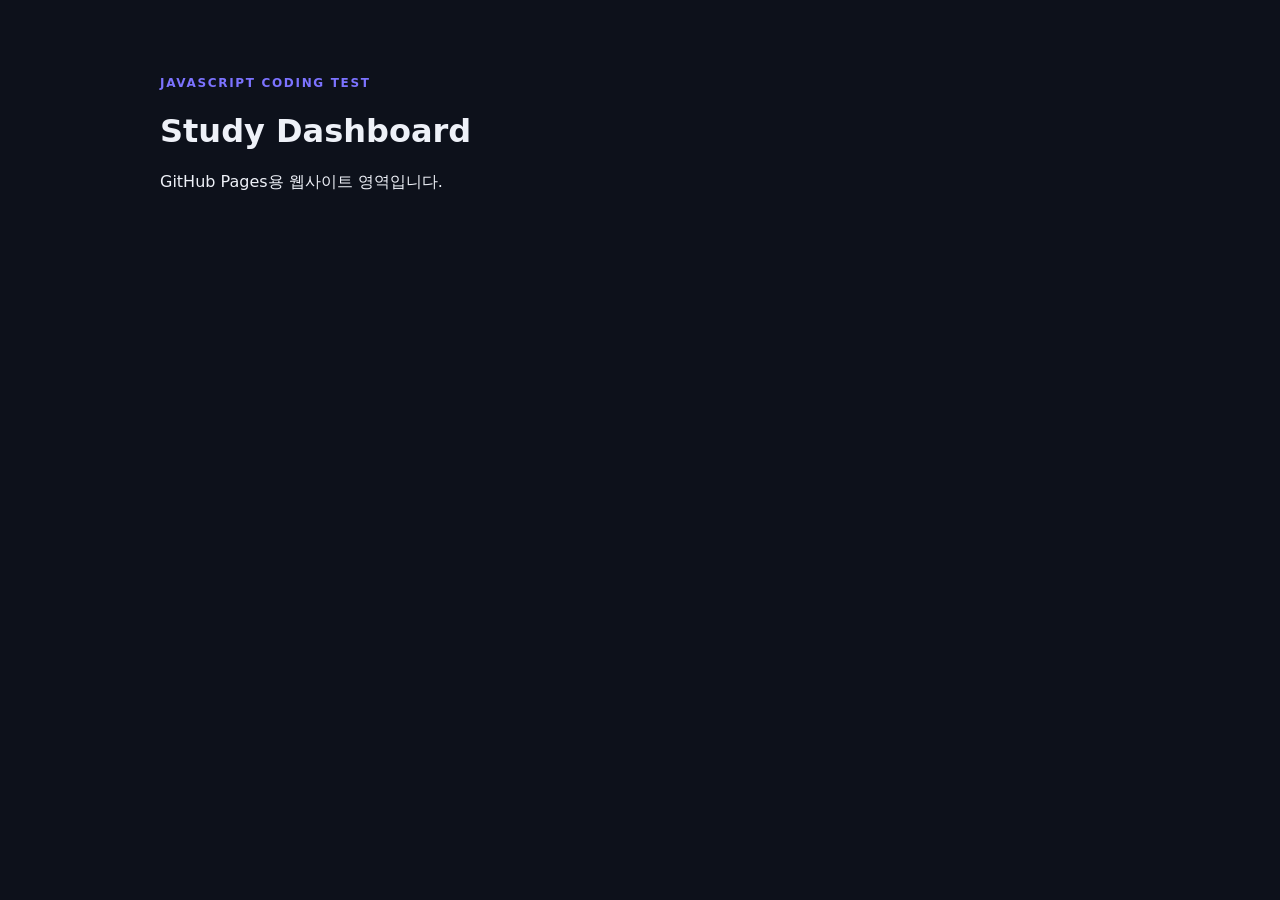
<file: docs/index.html>
<!doctype html>
<html lang="ko">
<head>
  <meta charset="utf-8">
  <meta name="viewport" content="width=device-width, initial-scale=1">
  <title>JavaScript Coding Test Study</title>
  <link rel="stylesheet" href="./css/style.css">
</head>
<body>
  <main class="container">
    <span class="eyebrow">JAVASCRIPT CODING TEST</span>
    <h1>Study Dashboard</h1>
    <p>GitHub Pages용 웹사이트 영역입니다.</p>
  </main>
  <script src="./js/main.js"></script>
</body>
</html>
</file>
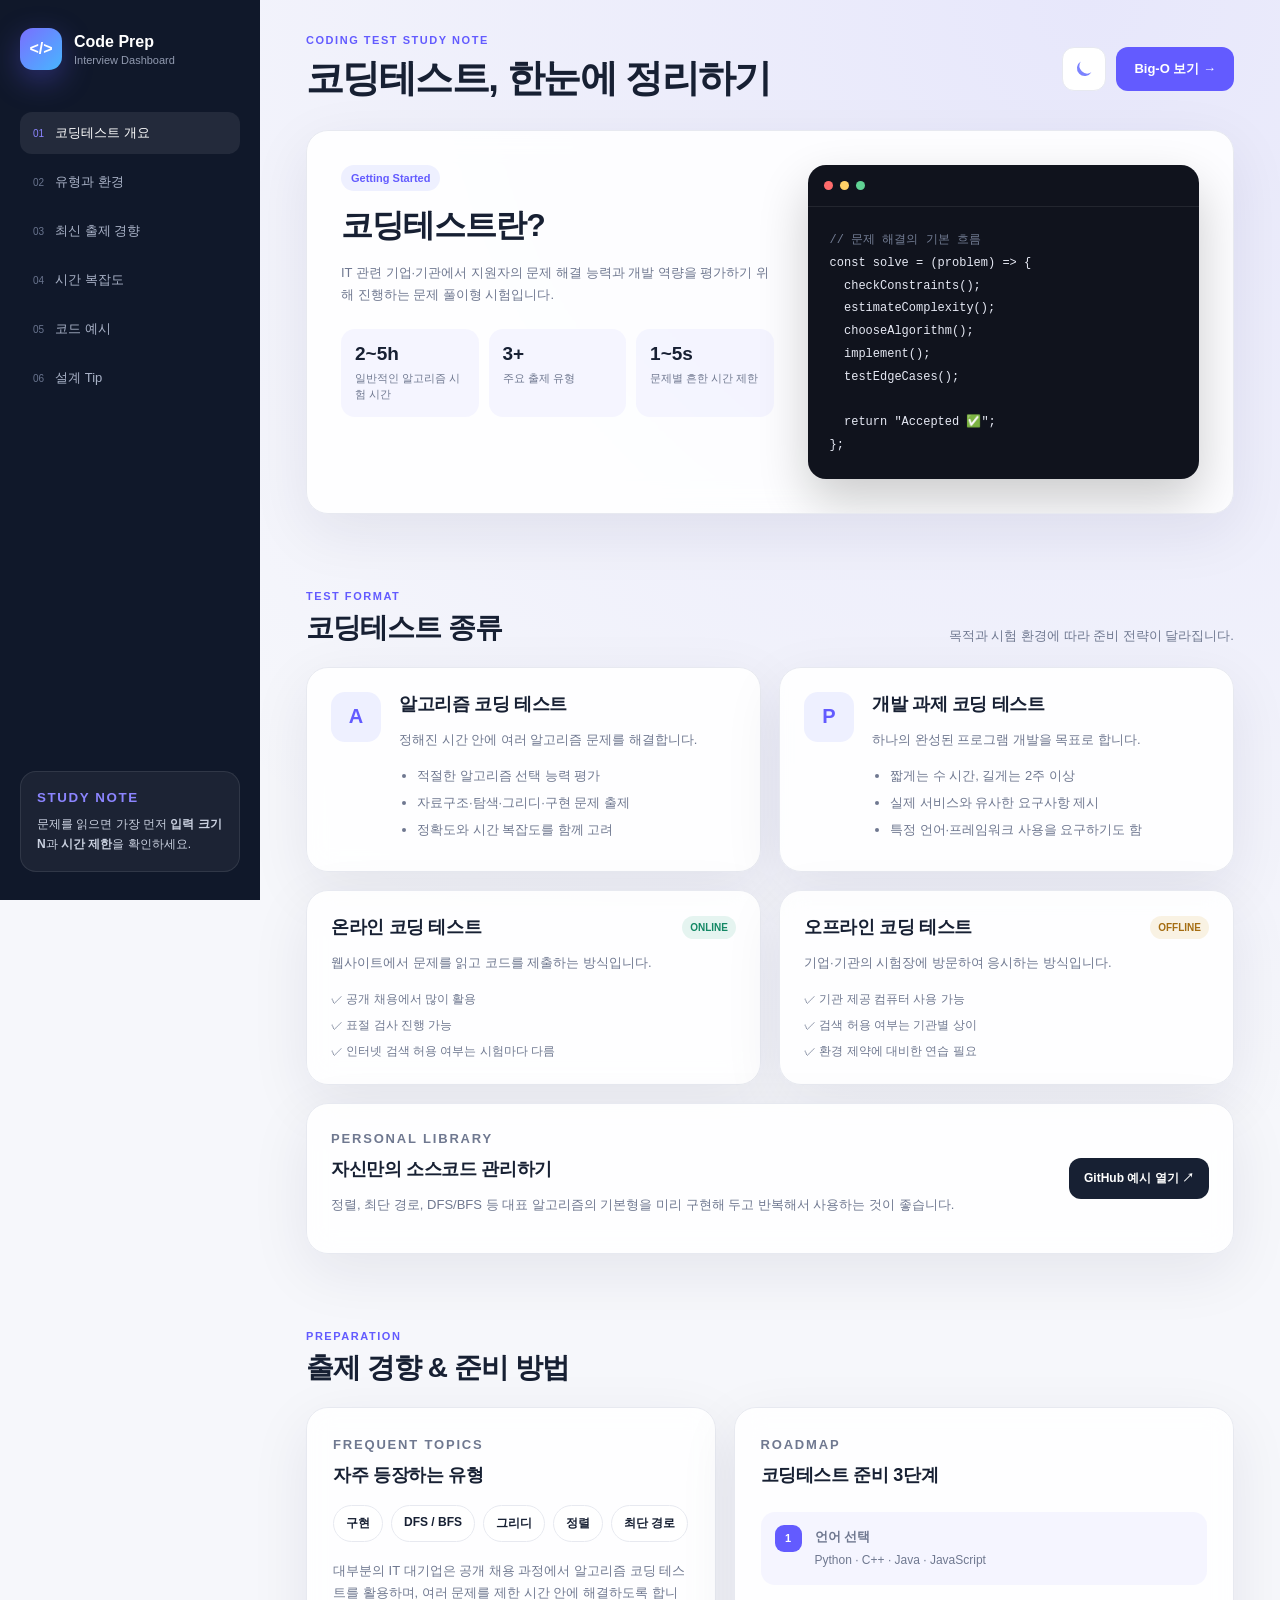
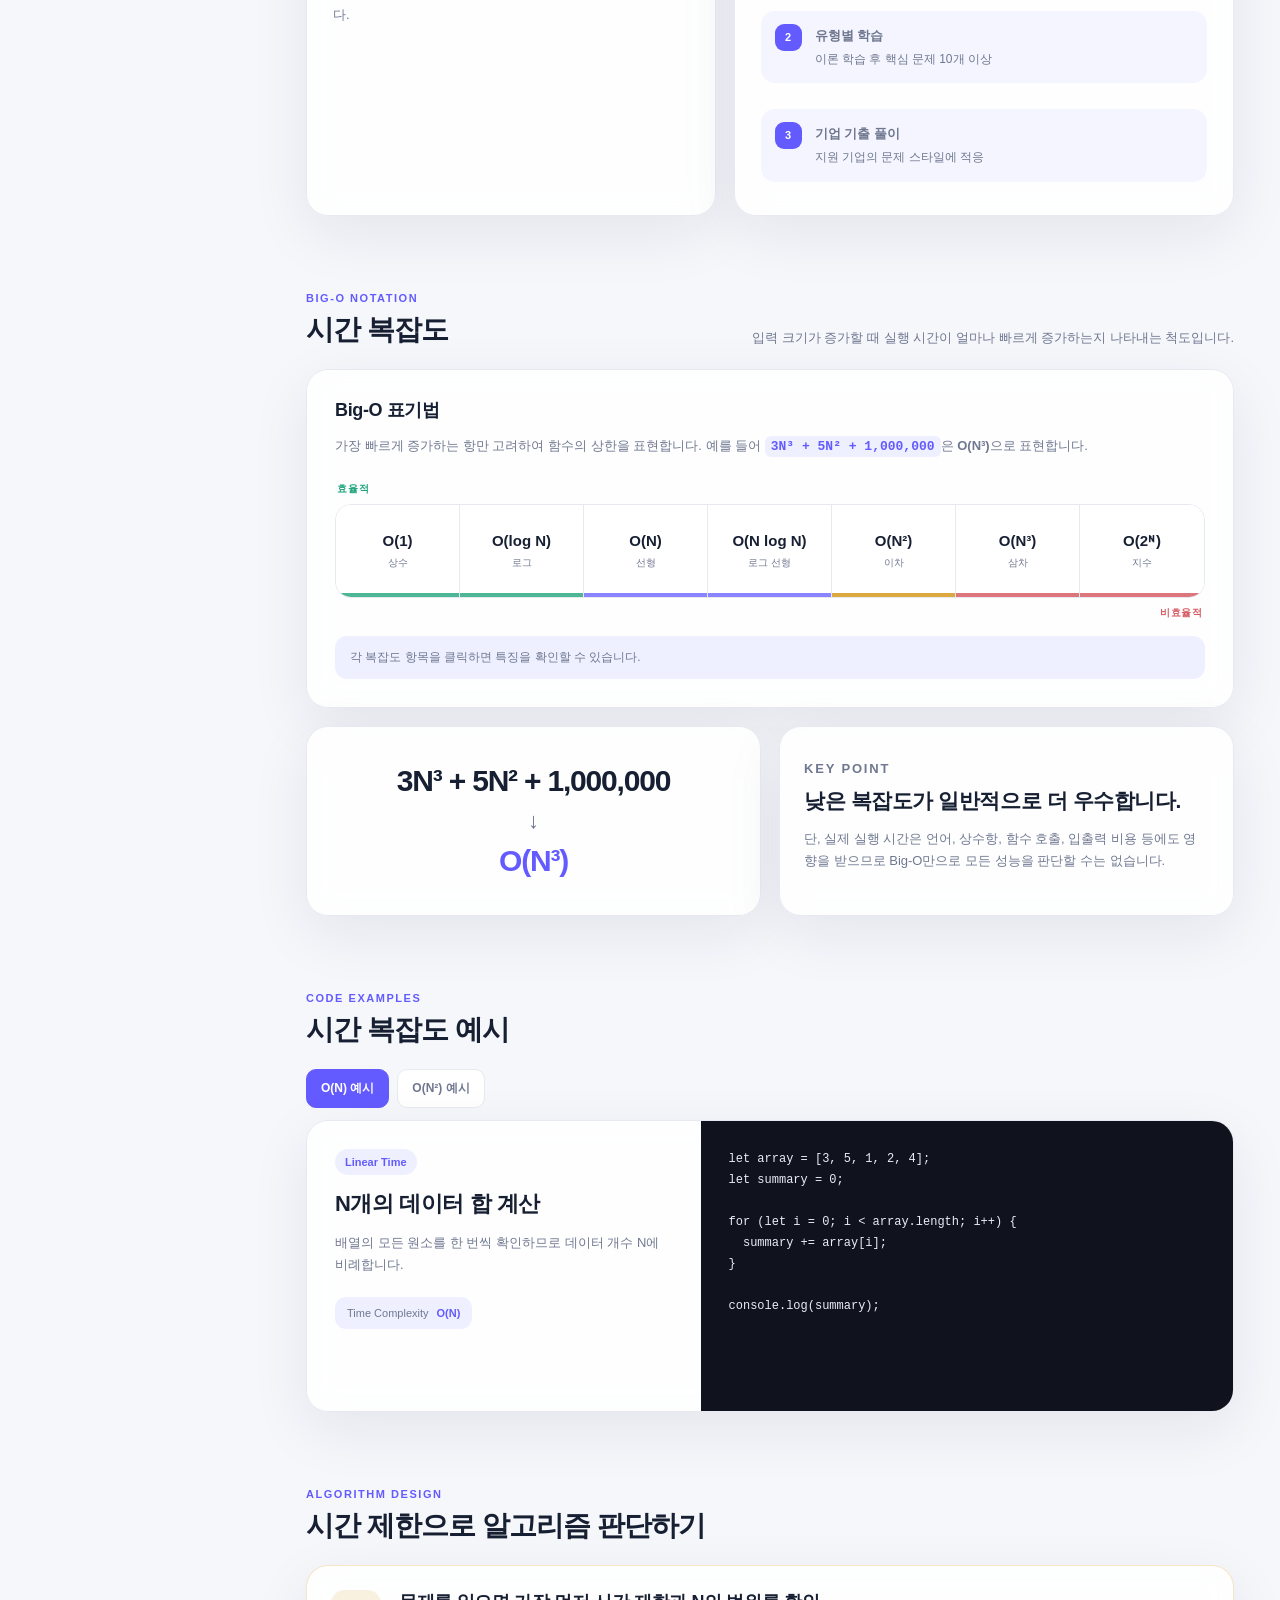
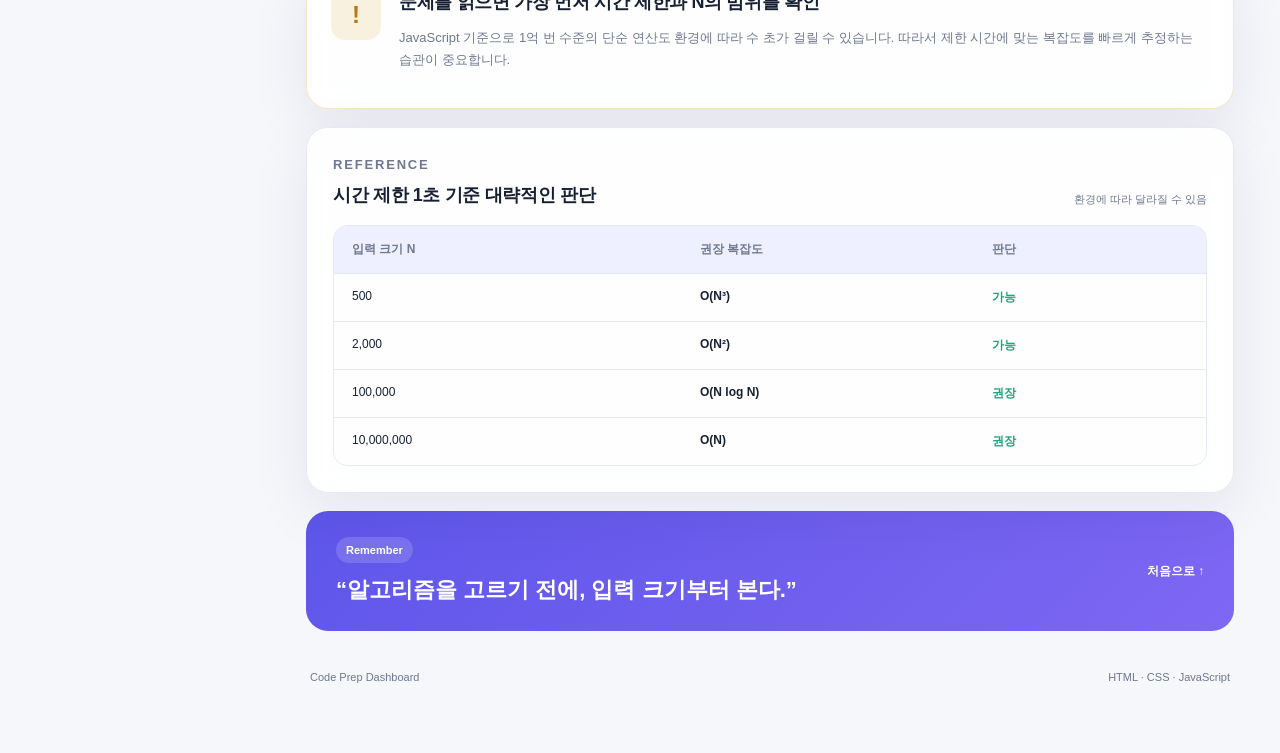
<file: 01_fundamentals/ch01-JavaScript-basics/01-coding-test-overview/study/index.html>
<!DOCTYPE html>
<html lang="ko">
<head>
  <meta name="description" content="알고리즘 코딩테스트부터 시간 복잡도, Big-O, 코드 예시와 실전 팁까지 한눈에 정리한 학습 대시보드">
  <meta charset="UTF-8" />
  <meta name="viewport" content="width=device-width, initial-scale=1.0" />

  <!-- Favicon / App Icon -->
  <link rel="icon" type="image/png" sizes="64x64" href="./assets/favicon.png" />
  <link rel="apple-touch-icon" sizes="180x180" href="./assets/apple-touch-icon.png" />

  <!-- Social Share / KakaoTalk Open Graph -->
  <meta property="og:type" content="website" />
  <meta property="og:site_name" content="Code Prep" />
  <meta property="og:title" content="코딩테스트, 한눈에 정리하기" />
  <meta property="og:description" content="알고리즘 코딩테스트부터 시간 복잡도, Big-O, 코드 예시와 실전 팁까지 한눈에 정리한 학습 대시보드" />
  <meta property="og:image" content="https://woooooohh1.github.io/codingTest/01_fundamentals/ch01-JavaScript-basics/01-coding-test-overview/study/assets/og-image.png" />
  <meta property="og:image:width" content="1200" />
  <meta property="og:image:height" content="630" />
  <meta property="og:url" content="https://woooooohh1.github.io/codingTest/01_fundamentals/ch01-JavaScript-basics/01-coding-test-overview/study/index.html" />

  <!-- Optional: Twitter / other messengers -->
  <meta name="twitter:card" content="summary_large_image" />
  <meta name="twitter:title" content="코딩테스트, 한눈에 정리하기" />
  <meta name="twitter:description" content="알고리즘 · 시간 복잡도 · 코드 예시 · 실전 팁" />
  <meta name="twitter:image" content="https://woooooohh1.github.io/codingTest/01_fundamentals/ch01-JavaScript-basics/01-coding-test-overview/study/assets/og-image.png" />

  <title>코딩테스트 학습 대시보드</title>
  <link rel="stylesheet" href="./style.css" />
</head>
<body class="dark">
  <div class="app-shell">
    <aside class="sidebar">
      <div class="brand">
        <div class="brand-mark">&lt;/&gt;</div>
        <div>
          <strong>Code Prep</strong>
          <span>Interview Dashboard</span>
        </div>
      </div>

      <nav class="nav">
        <a href="#overview" class="nav-link active"><span>01</span> 코딩테스트 개요</a>
        <a href="#types" class="nav-link"><span>02</span> 유형과 환경</a>
        <a href="#trend" class="nav-link"><span>03</span> 최신 출제 경향</a>
        <a href="#complexity" class="nav-link"><span>04</span> 시간 복잡도</a>
        <a href="#examples" class="nav-link"><span>05</span> 코드 예시</a>
        <a href="#tips" class="nav-link"><span>06</span> 설계 Tip</a>
      </nav>

      <div class="sidebar-note">
        <small>STUDY NOTE</small>
        <p>문제를 읽으면 가장 먼저 <b>입력 크기 N</b>과 <b>시간 제한</b>을 확인하세요.</p>
      </div>
    </aside>

    <main class="main">
      <header class="topbar">
        <div>
          <p class="eyebrow">CODING TEST STUDY NOTE</p>
          <h1>코딩테스트, 한눈에 정리하기</h1>
        </div>
        <div class="topbar-actions">
          <button id="themeBtn" class="icon-btn theme-toggle" type="button" aria-label="라이트 모드로 전환" aria-pressed="true" title="테마 변경">
            <span class="theme-icon theme-icon-sun" aria-hidden="true">
              <svg viewBox="0 0 24 24" role="img" focusable="false">
                <circle cx="12" cy="12" r="3.75"></circle>
                <path d="M12 2.25v2.1M12 19.65v2.1M21.75 12h-2.1M4.35 12h-2.1M18.9 5.1l-1.5 1.5M6.6 17.4l-1.5 1.5M18.9 18.9l-1.5-1.5M6.6 6.6 5.1 5.1"></path>
              </svg>
            </span>
            <span class="theme-icon theme-icon-moon" aria-hidden="true">
              <svg viewBox="0 0 24 24" role="img" focusable="false">
                <path d="M20.1 15.55A8.45 8.45 0 0 1 8.45 3.9a8.5 8.5 0 1 0 11.65 11.65Z"></path>
              </svg>
            </span>
          </button>
          <a class="primary-btn" href="#complexity">Big-O 보기 →</a>
        </div>
      </header>

      <section id="overview" class="hero card">
        <div class="hero-copy">
          <span class="badge">Getting Started</span>
          <h2>코딩테스트란?</h2>
          <p>
            IT 관련 기업·기관에서 지원자의 문제 해결 능력과 개발 역량을 평가하기 위해
            진행하는 문제 풀이형 시험입니다.
          </p>
          <div class="hero-metrics">
            <div><strong>2~5h</strong><span>일반적인 알고리즘 시험 시간</span></div>
            <div><strong>3+</strong><span>주요 출제 유형</span></div>
            <div><strong>1~5s</strong><span>문제별 흔한 시간 제한</span></div>
          </div>
        </div>
        <div class="terminal">
          <div class="terminal-head">
            <span></span><span></span><span></span>
          </div>
          <pre><code><span class="muted">// 문제 해결의 기본 흐름</span>
const solve = (problem) => {
  checkConstraints();
  estimateComplexity();
  chooseAlgorithm();
  implement();
  testEdgeCases();

  return "Accepted ✅";
};</code></pre>
        </div>
      </section>

      <section id="types" class="section">
        <div class="section-heading">
          <div>
            <p class="eyebrow">TEST FORMAT</p>
            <h2>코딩테스트 종류</h2>
          </div>
          <p>목적과 시험 환경에 따라 준비 전략이 달라집니다.</p>
        </div>

        <div class="grid two">
          <article class="card type-card">
            <div class="icon-box">A</div>
            <div>
              <h3>알고리즘 코딩 테스트</h3>
              <p>정해진 시간 안에 여러 알고리즘 문제를 해결합니다.</p>
              <ul>
                <li>적절한 알고리즘 선택 능력 평가</li>
                <li>자료구조·탐색·그리디·구현 문제 출제</li>
                <li>정확도와 시간 복잡도를 함께 고려</li>
              </ul>
            </div>
          </article>

          <article class="card type-card">
            <div class="icon-box">P</div>
            <div>
              <h3>개발 과제 코딩 테스트</h3>
              <p>하나의 완성된 프로그램 개발을 목표로 합니다.</p>
              <ul>
                <li>짧게는 수 시간, 길게는 2주 이상</li>
                <li>실제 서비스와 유사한 요구사항 제시</li>
                <li>특정 언어·프레임워크 사용을 요구하기도 함</li>
              </ul>
            </div>
          </article>
        </div>

        <div class="grid two">
          <article class="card">
            <div class="card-topline">
              <h3>온라인 코딩 테스트</h3>
              <span class="status online">ONLINE</span>
            </div>
            <p>웹사이트에서 문제를 읽고 코드를 제출하는 방식입니다.</p>
            <div class="check-list">
              <span>✓ 공개 채용에서 많이 활용</span>
              <span>✓ 표절 검사 진행 가능</span>
              <span>✓ 인터넷 검색 허용 여부는 시험마다 다름</span>
            </div>
          </article>

          <article class="card">
            <div class="card-topline">
              <h3>오프라인 코딩 테스트</h3>
              <span class="status offline">OFFLINE</span>
            </div>
            <p>기업·기관의 시험장에 방문하여 응시하는 방식입니다.</p>
            <div class="check-list">
              <span>✓ 기관 제공 컴퓨터 사용 가능</span>
              <span>✓ 검색 허용 여부는 기관별 상이</span>
              <span>✓ 환경 제약에 대비한 연습 필요</span>
            </div>
          </article>
        </div>

        <article class="card source-card">
          <div>
            <p class="eyebrow">PERSONAL LIBRARY</p>
            <h3>자신만의 소스코드 관리하기</h3>
            <p>
              정렬, 최단 경로, DFS/BFS 등 대표 알고리즘의 기본형을 미리 구현해 두고
              반복해서 사용하는 것이 좋습니다.
            </p>
          </div>
          <a href="https://github.com/ndb796/Python-Competitive-Programming-Team-Notes" target="_blank" rel="noreferrer">
            GitHub 예시 열기 ↗
          </a>
        </article>
      </section>

      <section id="trend" class="section">
        <div class="section-heading">
          <div>
            <p class="eyebrow">PREPARATION</p>
            <h2>출제 경향 & 준비 방법</h2>
          </div>
        </div>

        <div class="grid trend-grid">
          <article class="card highlight-card">
            <p class="eyebrow">FREQUENT TOPICS</p>
            <h3>자주 등장하는 유형</h3>
            <div class="chips">
              <span>구현</span>
              <span>DFS / BFS</span>
              <span>그리디</span>
              <span>정렬</span>
              <span>최단 경로</span>
            </div>
            <p class="subtle">
              대부분의 IT 대기업은 공개 채용 과정에서 알고리즘 코딩 테스트를 활용하며,
              여러 문제를 제한 시간 안에 해결하도록 합니다.
            </p>
          </article>

          <article class="card roadmap">
            <p class="eyebrow">ROADMAP</p>
            <h3>코딩테스트 준비 3단계</h3>
            <ol>
              <li><b>언어 선택</b><span>Python · C++ · Java · JavaScript</span></li>
              <li><b>유형별 학습</b><span>이론 학습 후 핵심 문제 10개 이상</span></li>
              <li><b>기업 기출 풀이</b><span>지원 기업의 문제 스타일에 적응</span></li>
            </ol>
          </article>
        </div>
      </section>

      <section id="complexity" class="section">
        <div class="section-heading">
          <div>
            <p class="eyebrow">BIG-O NOTATION</p>
            <h2>시간 복잡도</h2>
          </div>
          <p>입력 크기가 증가할 때 실행 시간이 얼마나 빠르게 증가하는지 나타내는 척도입니다.</p>
        </div>

        <article class="card bigo-card">
          <div class="bigo-intro">
            <h3>Big-O 표기법</h3>
            <p>
              가장 빠르게 증가하는 항만 고려하여 함수의 상한을 표현합니다.
              예를 들어 <code>3N³ + 5N² + 1,000,000</code>은 <b>O(N³)</b>으로 표현합니다.
            </p>
          </div>

          <div class="complexity-scale">
            <div class="scale-label good">효율적</div>
            <div class="scale-track">
              <button class="complexity-item best" data-note="입력 크기와 관계없이 일정한 시간이 걸립니다.">
                <strong>O(1)</strong><span>상수</span>
              </button>
              <button class="complexity-item best" data-note="입력이 커져도 증가 폭이 매우 작습니다. 이진 탐색이 대표적입니다.">
                <strong>O(log N)</strong><span>로그</span>
              </button>
              <button class="complexity-item good" data-note="입력 데이터를 한 번 순회하는 형태입니다.">
                <strong>O(N)</strong><span>선형</span>
              </button>
              <button class="complexity-item good" data-note="효율적인 정렬 알고리즘에서 자주 볼 수 있습니다.">
                <strong>O(N log N)</strong><span>로그 선형</span>
              </button>
              <button class="complexity-item warn" data-note="이중 반복문에서 흔히 나타나며 N이 커지면 부담이 큽니다.">
                <strong>O(N²)</strong><span>이차</span>
              </button>
              <button class="complexity-item bad" data-note="삼중 반복문 등에서 나타나며 큰 입력에서는 사용이 어렵습니다.">
                <strong>O(N³)</strong><span>삼차</span>
              </button>
              <button class="complexity-item bad" data-note="입력이 조금만 커져도 연산량이 폭발적으로 증가합니다.">
                <strong>O(2ᴺ)</strong><span>지수</span>
              </button>
            </div>
            <div class="scale-label bad-label">비효율적</div>
          </div>
          <div class="complexity-note" id="complexityNote">
            각 복잡도 항목을 클릭하면 특징을 확인할 수 있습니다.
          </div>
        </article>

        <div class="grid two">
          <article class="card formula-card">
            <span class="formula">3N³ + 5N² + 1,000,000</span>
            <div class="arrow">↓</div>
            <span class="formula result">O(N³)</span>
          </article>

          <article class="card keypoint-card">
            <p class="eyebrow">KEY POINT</p>
            <h3>낮은 복잡도가 일반적으로 더 우수합니다.</h3>
            <p>
              단, 실제 실행 시간은 언어, 상수항, 함수 호출, 입출력 비용 등에도 영향을 받으므로
              Big-O만으로 모든 성능을 판단할 수는 없습니다.
            </p>
          </article>
        </div>
      </section>

      <section id="examples" class="section">
        <div class="section-heading">
          <div>
            <p class="eyebrow">CODE EXAMPLES</p>
            <h2>시간 복잡도 예시</h2>
          </div>
        </div>

        <div class="tabs">
          <button class="tab active" data-tab="linear">O(N) 예시</button>
          <button class="tab" data-tab="square">O(N²) 예시</button>
        </div>

        <div class="tab-panel active" id="linear">
          <article class="card code-card">
            <div class="code-info">
              <span class="badge">Linear Time</span>
              <h3>N개의 데이터 합 계산</h3>
              <p>배열의 모든 원소를 한 번씩 확인하므로 데이터 개수 N에 비례합니다.</p>
              <div class="complexity-pill">Time Complexity <b>O(N)</b></div>
            </div>
            <pre><code>let array = [3, 5, 1, 2, 4];
let summary = 0;

for (let i = 0; i &lt; array.length; i++) {
  summary += array[i];
}

console.log(summary);</code></pre>
          </article>
        </div>

        <div class="tab-panel" id="square">
          <article class="card code-card">
            <div class="code-info">
              <span class="badge">Quadratic Time</span>
              <h3>이중 반복문</h3>
              <p>각 원소마다 다시 전체 원소를 확인하므로 대략 N × N번 연산합니다.</p>
              <div class="complexity-pill">Time Complexity <b>O(N²)</b></div>
              <p class="mini-note">
                모든 이중 반복문이 반드시 O(N²)은 아닙니다. 반복 범위와 내부 함수 호출 비용을 함께 확인해야 합니다.
              </p>
            </div>
            <pre><code>let array = [3, 5, 1, 2, 4];

for (let i = 0; i &lt; array.length; i++) {
  for (let j = 0; j &lt; array.length; j++) {
    let temp = array[i] * array[j];
    console.log(temp);
  }
}</code></pre>
          </article>
        </div>
      </section>

      <section id="tips" class="section">
        <div class="section-heading">
          <div>
            <p class="eyebrow">ALGORITHM DESIGN</p>
            <h2>시간 제한으로 알고리즘 판단하기</h2>
          </div>
        </div>

        <article class="card warning-card">
          <div class="warning-icon">!</div>
          <div>
            <h3>문제를 읽으면 가장 먼저 시간 제한과 N의 범위를 확인</h3>
            <p>
              JavaScript 기준으로 1억 번 수준의 단순 연산도 환경에 따라 수 초가 걸릴 수 있습니다.
              따라서 제한 시간에 맞는 복잡도를 빠르게 추정하는 습관이 중요합니다.
            </p>
          </div>
        </article>

        <div class="card table-card">
          <div class="table-head">
            <div>
              <p class="eyebrow">REFERENCE</p>
              <h3>시간 제한 1초 기준 대략적인 판단</h3>
            </div>
            <span>환경에 따라 달라질 수 있음</span>
          </div>

          <div class="complexity-table">
            <div class="row header">
              <span>입력 크기 N</span>
              <span>권장 복잡도</span>
              <span>판단</span>
            </div>
            <div class="row">
              <span>500</span>
              <span><b>O(N³)</b></span>
              <span class="ok">가능</span>
            </div>
            <div class="row">
              <span>2,000</span>
              <span><b>O(N²)</b></span>
              <span class="ok">가능</span>
            </div>
            <div class="row">
              <span>100,000</span>
              <span><b>O(N log N)</b></span>
              <span class="ok">권장</span>
            </div>
            <div class="row">
              <span>10,000,000</span>
              <span><b>O(N)</b></span>
              <span class="ok">권장</span>
            </div>
          </div>
        </div>

        <article class="final-callout">
          <div>
            <span class="badge">Remember</span>
            <h3>“알고리즘을 고르기 전에, 입력 크기부터 본다.”</h3>
          </div>
          <a href="#overview">처음으로 ↑</a>
        </article>
      </section>

      <footer>
        <span>Code Prep Dashboard</span>
        <span>HTML · CSS · JavaScript</span>
      </footer>
    </main>
  </div>

  <script src="./script.js"></script>
</body>
</html>
</file>
<file: docs/css/style.css>
:root {
  color-scheme: dark;
  font-family: Inter, Pretendard, system-ui, sans-serif;
  background: #0d111b;
  color: #eef1f8;
}
* { box-sizing: border-box; }
body { margin: 0; background: #0d111b; }
.container { width: min(960px, calc(100% - 32px)); margin: 0 auto; padding: 72px 0; }
.eyebrow { color: #7c73ff; font-size: 12px; font-weight: 800; letter-spacing: .14em; }
</file>
<file: 01_fundamentals/ch01-JavaScript-basics/01-coding-test-overview/study/style.css>
:root {
  --bg: #f6f7fb;
  --panel: rgba(255,255,255,.88);
  --panel-solid: #ffffff;
  --text: #172033;
  --muted: #6f7890;
  --line: #e7e9f0;
  --accent: #635bff;
  --accent-2: #8b5cf6;
  --navy: #10182a;
  --soft: #eef0ff;
  --green: #20a47b;
  --yellow: #d69a1f;
  --red: #d65d65;
  --shadow: 0 18px 60px rgba(20, 30, 60, .08);
}

* { box-sizing: border-box; }
html { scroll-behavior: smooth; }

body {
  margin: 0;
  font-family: -apple-system, BlinkMacSystemFont, "Segoe UI", "Apple SD Gothic Neo", "Noto Sans KR", "Malgun Gothic", Arial, sans-serif;
  background:
    radial-gradient(circle at 85% 0%, rgba(99,91,255,.10), transparent 28%),
    var(--bg);
  color: var(--text);
}

body.dark {
  --bg: #0d111b;
  --panel: rgba(22, 28, 42, .9);
  --panel-solid: #161c2a;
  --text: #eef1f8;
  --muted: #9aa5bd;
  --line: #2a3346;
  --soft: rgba(99,91,255,.15);
  --navy: #080c14;
  --shadow: 0 18px 60px rgba(0,0,0,.22);
}

a { color: inherit; text-decoration: none; }
button { font: inherit; }
code, pre { font-family: "SFMono-Regular", Consolas, "Liberation Mono", monospace; }

.app-shell {
  display: grid;
  grid-template-columns: 260px minmax(0, 1fr);
  min-height: 100vh;
}

.sidebar {
  position: fixed;
  inset: 0 auto 0 0;
  width: 260px;
  padding: 28px 20px;
  background: var(--navy);
  color: #fff;
  display: flex;
  flex-direction: column;
  z-index: 10;
}

.brand {
  display: flex;
  align-items: center;
  gap: 12px;
  margin-bottom: 42px;
}

.brand-mark {
  width: 42px;
  height: 42px;
  border-radius: 13px;
  background: linear-gradient(135deg, #796fff, #48b6ff);
  display: grid;
  place-items: center;
  font-weight: 800;
  box-shadow: 0 10px 30px rgba(99,91,255,.35);
}

.brand strong { display: block; font-size: 16px; }
.brand span { display: block; margin-top: 3px; font-size: 11px; color: #919ab0; }

.nav { display: grid; gap: 7px; }
.nav-link {
  display: flex;
  gap: 11px;
  align-items: center;
  padding: 12px 13px;
  border-radius: 12px;
  font-size: 13px;
  color: #aab3c8;
  transition: .2s;
}
.nav-link span { font-size: 10px; color: #69748e; }
.nav-link:hover,
.nav-link.active {
  color: #fff;
  background: rgba(255,255,255,.08);
}
.nav-link.active span { color: #8c85ff; }

.sidebar-note {
  margin-top: auto;
  padding: 16px;
  border: 1px solid rgba(255,255,255,.09);
  background: rgba(255,255,255,.05);
  border-radius: 16px;
}
.sidebar-note small { color: #8c85ff; font-weight: 800; letter-spacing: .12em; }
.sidebar-note p { margin: 9px 0 0; color: #cbd2e1; font-size: 12px; line-height: 1.65; }

.main {
  grid-column: 2;
  width: min(1180px, calc(100vw - 260px));
  padding: 34px 46px 70px;
  margin: 0 auto;
}

.topbar {
  display: flex;
  justify-content: space-between;
  gap: 24px;
  align-items: center;
  margin-bottom: 26px;
}
.eyebrow {
  margin: 0 0 7px;
  color: var(--accent);
  font-size: 11px;
  font-weight: 800;
  letter-spacing: .14em;
}
.topbar h1 {
  margin: 0;
  font-size: clamp(26px, 3vw, 42px);
  letter-spacing: -.04em;
}
.topbar-actions { display: flex; gap: 10px; }
.icon-btn, .primary-btn {
  border: 1px solid var(--line);
  background: var(--panel-solid);
  color: var(--text);
  height: 44px;
  border-radius: 12px;
  display: inline-flex;
  align-items: center;
  justify-content: center;
}
.icon-btn { width: 44px; cursor: pointer; }
.primary-btn {
  padding: 0 17px;
  border-color: transparent;
  background: var(--accent);
  color: #fff;
  font-size: 13px;
  font-weight: 700;
}

.card {
  background: var(--panel);
  border: 1px solid var(--line);
  border-radius: 22px;
  box-shadow: var(--shadow);
  backdrop-filter: blur(14px);
}

.hero {
  display: grid;
  grid-template-columns: 1.05fr .95fr;
  gap: 34px;
  padding: 34px;
  overflow: hidden;
}
.hero h2, .section h2 { margin: 0; letter-spacing: -.035em; }
.hero h2 { font-size: 32px; margin-top: 13px; }
.hero-copy > p {
  margin: 14px 0 23px;
  color: var(--muted);
  line-height: 1.8;
  font-size: 15px;
}
.badge {
  display: inline-flex;
  padding: 7px 10px;
  border-radius: 999px;
  background: var(--soft);
  color: var(--accent);
  font-weight: 800;
  font-size: 11px;
}
.hero-metrics {
  display: grid;
  grid-template-columns: repeat(3, 1fr);
  gap: 10px;
}
.hero-metrics div {
  padding: 14px;
  background: rgba(99,91,255,.055);
  border-radius: 14px;
}
.hero-metrics strong { display: block; font-size: 19px; }
.hero-metrics span { display: block; margin-top: 6px; color: var(--muted); font-size: 11px; line-height: 1.45; }

.terminal {
  background: #10131d;
  border-radius: 18px;
  min-height: 250px;
  box-shadow: 0 22px 50px rgba(0,0,0,.2);
  overflow: hidden;
}
.terminal-head {
  height: 42px;
  display: flex;
  gap: 7px;
  align-items: center;
  padding: 0 16px;
  border-bottom: 1px solid rgba(255,255,255,.08);
}
.terminal-head span { width: 9px; height: 9px; border-radius: 99px; background: #434a5b; }
.terminal-head span:nth-child(1) { background: #ff6b6b; }
.terminal-head span:nth-child(2) { background: #ffd166; }
.terminal-head span:nth-child(3) { background: #60d394; }
.terminal pre { margin: 0; padding: 22px; color: #e6e9f4; font-size: 12px; line-height: 1.9; }
.terminal .muted { color: #737d94; }

.section { padding-top: 76px; }
.section-heading {
  display: flex;
  align-items: end;
  justify-content: space-between;
  gap: 25px;
  margin-bottom: 20px;
}
.section-heading h2 { font-size: 28px; }
.section-heading > p { margin: 0; max-width: 510px; color: var(--muted); font-size: 13px; line-height: 1.6; text-align: right; }

.grid { display: grid; gap: 18px; margin-top: 18px; }
.grid.two { grid-template-columns: repeat(2, minmax(0,1fr)); }
.trend-grid { grid-template-columns: .9fr 1.1fr; }

.type-card {
  padding: 24px;
  display: grid;
  grid-template-columns: 50px 1fr;
  gap: 18px;
}
.icon-box {
  width: 50px; height: 50px;
  display: grid; place-items: center;
  border-radius: 14px;
  background: var(--soft);
  color: var(--accent);
  font-size: 20px; font-weight: 800;
}
.card h3 { margin: 0; font-size: 18px; letter-spacing: -.02em; }
.card p { color: var(--muted); line-height: 1.7; font-size: 13px; }
.card ul { padding-left: 18px; margin: 15px 0 0; }
.card li { margin: 7px 0; color: var(--muted); font-size: 13px; line-height: 1.55; }

.grid.two > .card:not(.type-card) { padding: 24px; }
.card-topline { display: flex; align-items: center; justify-content: space-between; gap: 12px; }
.status { font-size: 10px; font-weight: 800; padding: 6px 8px; border-radius: 999px; }
.status.online { color: #148865; background: rgba(32,164,123,.11); }
.status.offline { color: #a56d12; background: rgba(214,154,31,.12); }
.check-list { display: grid; gap: 9px; margin-top: 16px; }
.check-list span { color: var(--muted); font-size: 12px; }

.source-card {
  margin-top: 18px;
  padding: 24px;
  display: flex;
  align-items: center;
  justify-content: space-between;
  gap: 24px;
}
.source-card p { max-width: 690px; }
.source-card a {
  flex: 0 0 auto;
  padding: 12px 15px;
  border-radius: 12px;
  background: var(--text);
  color: var(--panel-solid);
  font-size: 12px;
  font-weight: 700;
}

.highlight-card, .roadmap { padding: 26px; }
.chips { display: flex; flex-wrap: wrap; gap: 8px; margin: 18px 0 10px; }
.chips span {
  padding: 9px 12px;
  border: 1px solid var(--line);
  border-radius: 999px;
  background: var(--panel-solid);
  font-size: 12px;
  font-weight: 700;
}
.subtle { margin-top: 18px !important; }
.roadmap ol { list-style: none; margin: 18px 0 0; padding: 0; display: grid; gap: 12px; counter-reset: steps; }
.roadmap li {
  counter-increment: steps;
  position: relative;
  padding: 15px 15px 15px 54px;
  border-radius: 14px;
  background: rgba(99,91,255,.055);
}
.roadmap li::before {
  content: counter(steps);
  position: absolute;
  left: 14px; top: 13px;
  width: 27px; height: 27px;
  display: grid; place-items: center;
  border-radius: 9px;
  background: var(--accent);
  color: #fff;
  font-size: 11px; font-weight: 800;
}
.roadmap b, .roadmap span { display: block; }
.roadmap span { margin-top: 4px; color: var(--muted); font-size: 12px; }

.bigo-card { padding: 28px; }
.bigo-intro { max-width: 760px; }
.bigo-intro code { padding: 3px 6px; border-radius: 6px; background: var(--soft); color: var(--accent); font-weight: 700; }
.complexity-scale { margin-top: 24px; }
.scale-track {
  display: grid;
  grid-template-columns: repeat(7, 1fr);
  border-radius: 16px;
  overflow: hidden;
  border: 1px solid var(--line);
}
.complexity-item {
  border: 0;
  min-height: 92px;
  padding: 14px 8px;
  cursor: pointer;
  color: var(--text);
  background: var(--panel-solid);
  border-right: 1px solid var(--line);
  transition: .2s;
}
.complexity-item:last-child { border-right: 0; }
.complexity-item:hover { transform: translateY(-3px); z-index: 1; box-shadow: 0 10px 24px rgba(0,0,0,.08); }
.complexity-item strong, .complexity-item span { display: block; }
.complexity-item strong { font-size: 15px; }
.complexity-item span { margin-top: 7px; color: var(--muted); font-size: 10px; }
.complexity-item.best { box-shadow: inset 0 -4px 0 rgba(32,164,123,.8); }
.complexity-item.good { box-shadow: inset 0 -4px 0 rgba(99,91,255,.75); }
.complexity-item.warn { box-shadow: inset 0 -4px 0 rgba(214,154,31,.85); }
.complexity-item.bad { box-shadow: inset 0 -4px 0 rgba(214,93,101,.85); }
.scale-label { margin: 8px 2px; font-size: 10px; font-weight: 800; text-transform: uppercase; letter-spacing: .08em; }
.scale-label.good { color: var(--green); }
.scale-label.bad-label { color: var(--red); text-align: right; }
.complexity-note {
  margin-top: 16px;
  padding: 13px 15px;
  border-radius: 12px;
  background: var(--soft);
  color: var(--muted);
  font-size: 12px;
}
.formula-card { min-height: 190px; display: grid; place-items: center; align-content: center; gap: 10px; }
.formula { font-size: clamp(20px, 2.4vw, 30px); font-weight: 800; letter-spacing: -.04em; }
.formula.result { color: var(--accent); }
.arrow { color: var(--muted); font-size: 22px; }
.keypoint-card { display: flex; flex-direction: column; justify-content: center; }
.keypoint-card h3 { font-size: 21px; }

.tabs { display: flex; gap: 8px; margin-bottom: 12px; }
.tab {
  border: 1px solid var(--line);
  background: var(--panel-solid);
  color: var(--muted);
  padding: 10px 14px;
  border-radius: 10px;
  cursor: pointer;
  font-size: 12px;
  font-weight: 700;
}
.tab.active { background: var(--accent); color: #fff; border-color: var(--accent); }
.tab-panel { display: none; }
.tab-panel.active { display: block; }
.code-card {
  display: grid;
  grid-template-columns: .85fr 1.15fr;
  overflow: hidden;
}
.code-info { padding: 28px; }
.code-info h3 { margin-top: 14px; font-size: 22px; }
.code-info pre { margin: 0; }
.code-card pre {
  margin: 0;
  padding: 28px;
  min-height: 290px;
  background: #10131d;
  color: #e9edf7;
  overflow-x: auto;
  line-height: 1.75;
  font-size: 12px;
}
.complexity-pill {
  display: inline-flex;
  gap: 8px;
  margin-top: 8px;
  padding: 10px 12px;
  border-radius: 11px;
  background: var(--soft);
  color: var(--muted);
  font-size: 11px;
}
.complexity-pill b { color: var(--accent); }
.mini-note { font-size: 11px !important; }

.warning-card {
  padding: 24px;
  display: grid;
  grid-template-columns: 50px 1fr;
  align-items: start;
  gap: 18px;
  border-color: rgba(214,154,31,.25);
}
.warning-icon {
  width: 50px; height: 50px;
  display: grid; place-items: center;
  border-radius: 14px;
  background: rgba(214,154,31,.14);
  color: #b47a12;
  font-size: 24px; font-weight: 800;
}
.table-card { margin-top: 18px; padding: 26px; }
.table-head {
  display: flex; justify-content: space-between; gap: 20px; align-items: end;
  margin-bottom: 18px;
}
.table-head > span { color: var(--muted); font-size: 11px; }
.complexity-table { border: 1px solid var(--line); border-radius: 14px; overflow: hidden; }
.row {
  display: grid;
  grid-template-columns: 1.2fr 1fr .7fr;
  gap: 12px;
  padding: 15px 18px;
  border-top: 1px solid var(--line);
  font-size: 12px;
}
.row:first-child { border-top: 0; }
.row.header { background: var(--soft); color: var(--muted); font-weight: 800; }
.ok { color: var(--green); font-weight: 800; }

.final-callout {
  margin-top: 18px;
  padding: 26px 30px;
  border-radius: 22px;
  background: linear-gradient(135deg, #5e56ea, #7e67f3);
  color: #fff;
  display: flex;
  align-items: center;
  justify-content: space-between;
  gap: 24px;
}
.final-callout .badge { background: rgba(255,255,255,.15); color: #fff; }
.final-callout h3 { margin: 12px 0 0; font-size: 22px; }
.final-callout a { font-size: 12px; font-weight: 800; }

footer {
  display: flex;
  justify-content: space-between;
  padding: 40px 4px 0;
  color: var(--muted);
  font-size: 11px;
}

@media (max-width: 980px) {
  .app-shell { display: block; }
  .sidebar { position: static; width: auto; height: auto; padding: 18px 20px; }
  .brand { margin-bottom: 18px; }
  .nav { display: flex; overflow-x: auto; padding-bottom: 4px; }
  .nav-link { flex: 0 0 auto; }
  .sidebar-note { display: none; }
  .main { width: 100%; padding: 26px 22px 60px; }
}

@media (max-width: 760px) {
  .topbar { align-items: flex-start; }
  .primary-btn { display: none; }
  .hero,
  .grid.two,
  .trend-grid,
  .code-card { grid-template-columns: 1fr; }
  .hero { padding: 22px; }
  .hero-metrics { grid-template-columns: 1fr; }
  .section { padding-top: 56px; }
  .section-heading { display: block; }
  .section-heading > p { margin-top: 8px; text-align: left; }
  .source-card, .final-callout { align-items: flex-start; flex-direction: column; }
  .scale-track { grid-template-columns: repeat(2, 1fr); }
  .complexity-item { border-bottom: 1px solid var(--line); }
  .row { grid-template-columns: 1fr 1fr .7fr; padding: 13px 12px; }
  footer { gap: 10px; flex-direction: column; }
}


/* =========================
   Mobile UX Optimization
   ========================= */
html, body {
  max-width: 100%;
  overflow-x: hidden;
}

img, svg, video, canvas {
  max-width: 100%;
}

pre, code {
  max-width: 100%;
}

@media (max-width: 980px) {
  .app-shell {
    display: block;
    min-width: 0;
  }

  .sidebar {
    position: sticky;
    top: 0;
    width: 100%;
    height: auto;
    padding: 14px 16px 12px;
    z-index: 100;
    box-shadow: 0 8px 28px rgba(12, 18, 32, .10);
  }

  .brand {
    margin-bottom: 12px;
  }

  .brand-mark {
    width: 38px;
    height: 38px;
    border-radius: 12px;
  }

  .brand strong {
    font-size: 14px;
  }

  .brand span {
    font-size: 10px;
  }

  .nav {
    display: grid;
    grid-template-columns: repeat(3, minmax(0, 1fr));
    gap: 6px;
    overflow: visible;
    padding-bottom: 0;
  }

  .nav-link {
    min-width: 0;
    justify-content: center;
    padding: 9px 8px;
    border-radius: 10px;
    font-size: 11px;
    white-space: nowrap;
  }

  .nav-link span {
    display: none;
  }

  .sidebar-note {
    display: none;
  }

  .main {
    width: 100%;
    max-width: 100%;
    padding: 22px 16px 54px;
    overflow-x: hidden;
  }

  .topbar {
    margin-bottom: 20px;
  }
}

@media (max-width: 760px) {
  body {
    background:
      radial-gradient(circle at 88% 0%, rgba(99,91,255,.08), transparent 24%),
      var(--bg);
  }

  .sidebar {
    padding: 12px 12px 10px;
  }

  .nav {
    grid-template-columns: repeat(3, minmax(0, 1fr));
    gap: 5px;
  }

  .nav-link {
    padding: 8px 6px;
    font-size: 10px;
    line-height: 1.25;
  }

  .main {
    padding: 18px 12px 48px;
  }

  .topbar {
    gap: 12px;
    align-items: center;
  }

  .topbar h1 {
    font-size: 27px;
    line-height: 1.22;
  }

  .eyebrow {
    font-size: 10px;
  }

  .icon-btn {
    flex: 0 0 auto;
    width: 42px;
    height: 42px;
  }

  .hero,
  .grid.two,
  .trend-grid,
  .code-card {
    grid-template-columns: 1fr;
  }

  .hero {
    gap: 22px;
    padding: 22px;
    border-radius: 18px;
  }

  .hero h2 {
    font-size: 28px;
  }

  .hero-copy > p {
    font-size: 13px;
    line-height: 1.75;
  }

  .hero-metrics {
    grid-template-columns: 1fr;
    gap: 10px;
  }

  .hero-metrics div {
    padding: 14px 15px;
  }

  .terminal {
    min-height: 0;
    border-radius: 15px;
  }

  .terminal pre {
    padding: 18px;
    font-size: 11px;
    line-height: 1.7;
    white-space: pre-wrap;
    word-break: break-word;
    overflow-wrap: anywhere;
  }

  .section {
    padding-top: 50px;
  }

  .section-heading {
    display: block;
    margin-bottom: 16px;
  }

  .section-heading h2 {
    font-size: 24px;
  }

  .section-heading > p {
    margin-top: 8px;
    text-align: left;
    font-size: 12px;
  }

  .card {
    border-radius: 18px;
  }

  .type-card {
    grid-template-columns: 42px 1fr;
    gap: 14px;
    padding: 20px;
  }

  .icon-box {
    width: 42px;
    height: 42px;
    border-radius: 12px;
    font-size: 17px;
  }

  .card h3 {
    font-size: 16px;
  }

  .card p,
  .card li {
    font-size: 12px;
  }

  .grid {
    gap: 12px;
    margin-top: 12px;
  }

  .grid.two > .card:not(.type-card),
  .highlight-card,
  .roadmap,
  .bigo-card,
  .table-card,
  .warning-card {
    padding: 20px;
  }

  .source-card,
  .final-callout {
    padding: 20px;
    gap: 16px;
  }

  .source-card a {
    width: 100%;
    text-align: center;
  }

  .chips {
    gap: 7px;
  }

  .chips span {
    padding: 8px 10px;
    font-size: 11px;
  }

  .complexity-scale {
    margin-top: 18px;
  }

  .scale-track {
    grid-template-columns: repeat(2, minmax(0,1fr));
    gap: 8px;
    border: 0;
    overflow: visible;
  }

  .complexity-item {
    min-height: 76px;
    border: 1px solid var(--line) !important;
    border-radius: 12px;
  }

  .complexity-item:hover {
    transform: none;
  }

  .scale-label {
    display: none;
  }

  .complexity-note {
    margin-top: 12px;
    font-size: 11px;
  }

  .formula-card {
    min-height: 150px;
  }

  .formula {
    font-size: 21px;
    text-align: center;
  }

  .tabs {
    width: 100%;
  }

  .tab {
    flex: 1 1 0;
    text-align: center;
  }

  .code-card {
    overflow: hidden;
  }

  .code-info {
    padding: 20px;
  }

  .code-info h3 {
    font-size: 19px;
  }

  .code-card pre {
    min-height: 0;
    padding: 20px;
    font-size: 11px;
    line-height: 1.65;
    white-space: pre-wrap;
    word-break: break-word;
    overflow-wrap: anywhere;
    overflow-x: hidden;
  }

  .warning-card {
    grid-template-columns: 42px 1fr;
    gap: 14px;
  }

  .warning-icon {
    width: 42px;
    height: 42px;
    border-radius: 12px;
    font-size: 20px;
  }

  .table-head {
    display: block;
  }

  .table-head > span {
    display: block;
    margin-top: 8px;
  }

  .complexity-table {
    border-radius: 12px;
  }

  .row {
    grid-template-columns: 1.15fr .95fr .65fr;
    gap: 8px;
    padding: 12px 10px;
    font-size: 11px;
  }

  .final-callout {
    align-items: flex-start;
    flex-direction: column;
  }

  .final-callout h3 {
    font-size: 18px;
    line-height: 1.5;
  }

  footer {
    gap: 8px;
    flex-direction: column;
  }
}

@media (max-width: 430px) {
  .nav {
    grid-template-columns: repeat(2, minmax(0, 1fr));
  }

  .nav-link {
    font-size: 10px;
  }

  .topbar h1 {
    font-size: 24px;
  }

  .hero {
    padding: 20px;
  }

  .hero h2 {
    font-size: 25px;
  }

  .scale-track {
    grid-template-columns: 1fr 1fr;
  }

  .row {
    grid-template-columns: 1fr .9fr .6fr;
    font-size: 10px;
  }
}


/* =========================
   Dark-first + Mobile Sticky Navigation
   ========================= */

/* Section anchor offset so headings are not hidden under sticky mobile header */
main section[id] {
  scroll-margin-top: 28px;
}

@media (max-width: 980px) {
  .sidebar {
    position: sticky;
    top: 0;
    z-index: 1000;
    background: rgba(8, 12, 20, .96);
    backdrop-filter: blur(18px);
    -webkit-backdrop-filter: blur(18px);
    border-bottom: 1px solid rgba(255,255,255,.07);
  }

  /* Keep the whole section navigation visible with no horizontal scrollbar */
  .nav {
    overflow: visible;
    scrollbar-width: none;
  }

  .nav::-webkit-scrollbar {
    display: none;
  }

  main section[id] {
    scroll-margin-top: 138px;
  }
}

@media (max-width: 760px) {
  .sidebar {
    top: 0;
    padding-top: max(10px, env(safe-area-inset-top));
  }

  .brand {
    margin-bottom: 10px;
  }

  .nav {
    grid-template-columns: repeat(3, minmax(0, 1fr));
  }

  .nav-link {
    min-height: 34px;
  }

  main section[id] {
    scroll-margin-top: 142px;
  }
}

@media (max-width: 430px) {
  /* 3 columns keeps the header shorter than the previous 2-column layout */
  .nav {
    grid-template-columns: repeat(3, minmax(0, 1fr));
  }

  .nav-link {
    padding: 8px 3px;
    font-size: 9.5px;
    letter-spacing: -.02em;
  }

  main section[id] {
    scroll-margin-top: 140px;
  }
}


/* =========================
   FIX: Mobile header must never disappear
   ========================= */
@media (max-width: 980px) {
  .sidebar {
    position: fixed !important;
    top: 0;
    left: 0;
    right: 0;
    width: 100% !important;
    z-index: 9999;
    background: rgba(8, 12, 20, .97);
    backdrop-filter: blur(18px);
    -webkit-backdrop-filter: blur(18px);
  }

  .main {
    padding-top: 162px;
  }

  main section[id] {
    scroll-margin-top: 154px;
  }
}

@media (max-width: 760px) {
  .sidebar {
    padding-top: max(10px, env(safe-area-inset-top));
  }

  .main {
    padding-top: 154px;
  }

  main section[id] {
    scroll-margin-top: 148px;
  }
}

@media (max-width: 430px) {
  .main {
    padding-top: 154px;
  }

  main section[id] {
    scroll-margin-top: 148px;
  }
}


/* =========================
   FINAL FIX: fixed mobile header height only
   ========================= */
@media (max-width: 980px) {
  .sidebar {
    position: fixed !important;
    inset: auto !important;
    top: 0 !important;
    left: 0 !important;
    right: 0 !important;
    bottom: auto !important;
    width: 100% !important;
    height: auto !important;
    min-height: 0 !important;
    max-height: none !important;
    z-index: 9999;
    overflow: visible !important;
  }

  .main {
    margin-top: 0 !important;
    padding-top: 160px !important;
  }
}

@media (max-width: 760px) {
  .main {
    padding-top: 150px !important;
  }
}

@media (max-width: 430px) {
  .main {
    padding-top: 148px !important;
  }
}


/* =========================
   Animated sun / moon theme toggle

   The previous version approximated an arc with translateX/translateY keyframes.
   That produces a slightly bent / uneven trajectory because each segment is
   interpolated independently. This version uses ONE fixed pivot below the
   button and rotates the whole icon around it, so the path is a real circle.
   ========================= */
.theme-toggle {
  position: relative;
  overflow: hidden;
  isolation: isolate;
  padding: 0;
  transition: background-color .35s ease, border-color .35s ease, box-shadow .35s ease, transform .2s ease;
}

.theme-toggle:hover:not(.is-animating) {
  transform: translateY(-1px);
  box-shadow: 0 10px 28px rgba(30, 35, 65, .13);
}

.theme-toggle.is-animating {
  transform: none;
  pointer-events: none;
}

.theme-toggle:focus-visible {
  outline: 3px solid rgba(99, 91, 255, .28);
  outline-offset: 3px;
}

.theme-icon {
  position: absolute;
  inset: 0;
  display: grid;
  place-items: center;
  pointer-events: none;
  /* Pivot is below the button. Rotating around this point creates a true arc. */
  transform-origin: 50% calc(50% + 26px);
  will-change: transform, opacity;
  backface-visibility: hidden;
}

.theme-icon svg {
  width: 22px;
  height: 22px;
  overflow: visible;
  transition: transform .2s ease;
}

.theme-icon-sun svg {
  fill: none;
  stroke: #f59e0b;
  stroke-width: 1.8;
  stroke-linecap: round;
}

.theme-icon-moon svg {
  fill: #7c83ff;
  stroke: none;
}

/* Resting state: the icon for the next theme sits exactly in the center. */
body.dark .theme-icon-sun,
body:not(.dark) .theme-icon-moon {
  transform: rotate(0deg);
  opacity: 1;
}

/* Keep the inactive icon parked below the left horizon. */
body.dark .theme-icon-moon,
body:not(.dark) .theme-icon-sun {
  transform: rotate(-62deg);
  opacity: 0;
}

/*
   One shared circular orbit:
     incoming: left/below horizon -> center
     outgoing: center -> right/below horizon

   Because only rotate() changes and transform-origin never changes, there are
   no hand-drawn translate points and therefore no kink in the trajectory.
*/
@keyframes theme-rise-from-west {
  0% {
    transform: rotate(-62deg);
    opacity: 0;
  }
  18% {
    opacity: .15;
  }
  42% {
    opacity: 1;
  }
  100% {
    transform: rotate(0deg);
    opacity: 1;
  }
}

@keyframes theme-set-to-east {
  0% {
    transform: rotate(0deg);
    opacity: 1;
  }
  58% {
    opacity: 1;
  }
  82% {
    opacity: .2;
  }
  100% {
    transform: rotate(62deg);
    opacity: 0;
  }
}

/* light -> dark: moon sets east, sun rises west */
.theme-toggle.to-dark .theme-icon-moon {
  animation: theme-set-to-east .66s cubic-bezier(.45, 0, .35, 1) both;
}
.theme-toggle.to-dark .theme-icon-sun {
  animation: theme-rise-from-west .66s .08s cubic-bezier(.2, .7, .25, 1) both;
}

/* dark -> light: sun sets east, moon rises west */
.theme-toggle.to-light .theme-icon-sun {
  animation: theme-set-to-east .66s cubic-bezier(.45, 0, .35, 1) both;
}
.theme-toggle.to-light .theme-icon-moon {
  animation: theme-rise-from-west .66s .08s cubic-bezier(.2, .7, .25, 1) both;
}

.theme-toggle:hover:not(.is-animating) .theme-icon svg {
  transform: scale(1.08);
}

.theme-toggle.is-animating .theme-icon svg {
  transform: none;
  transition: none;
}

@media (prefers-reduced-motion: reduce) {
  .theme-toggle,
  .theme-toggle .theme-icon,
  .theme-toggle .theme-icon svg {
    transition: none !important;
    animation: none !important;
  }
}
</file>
